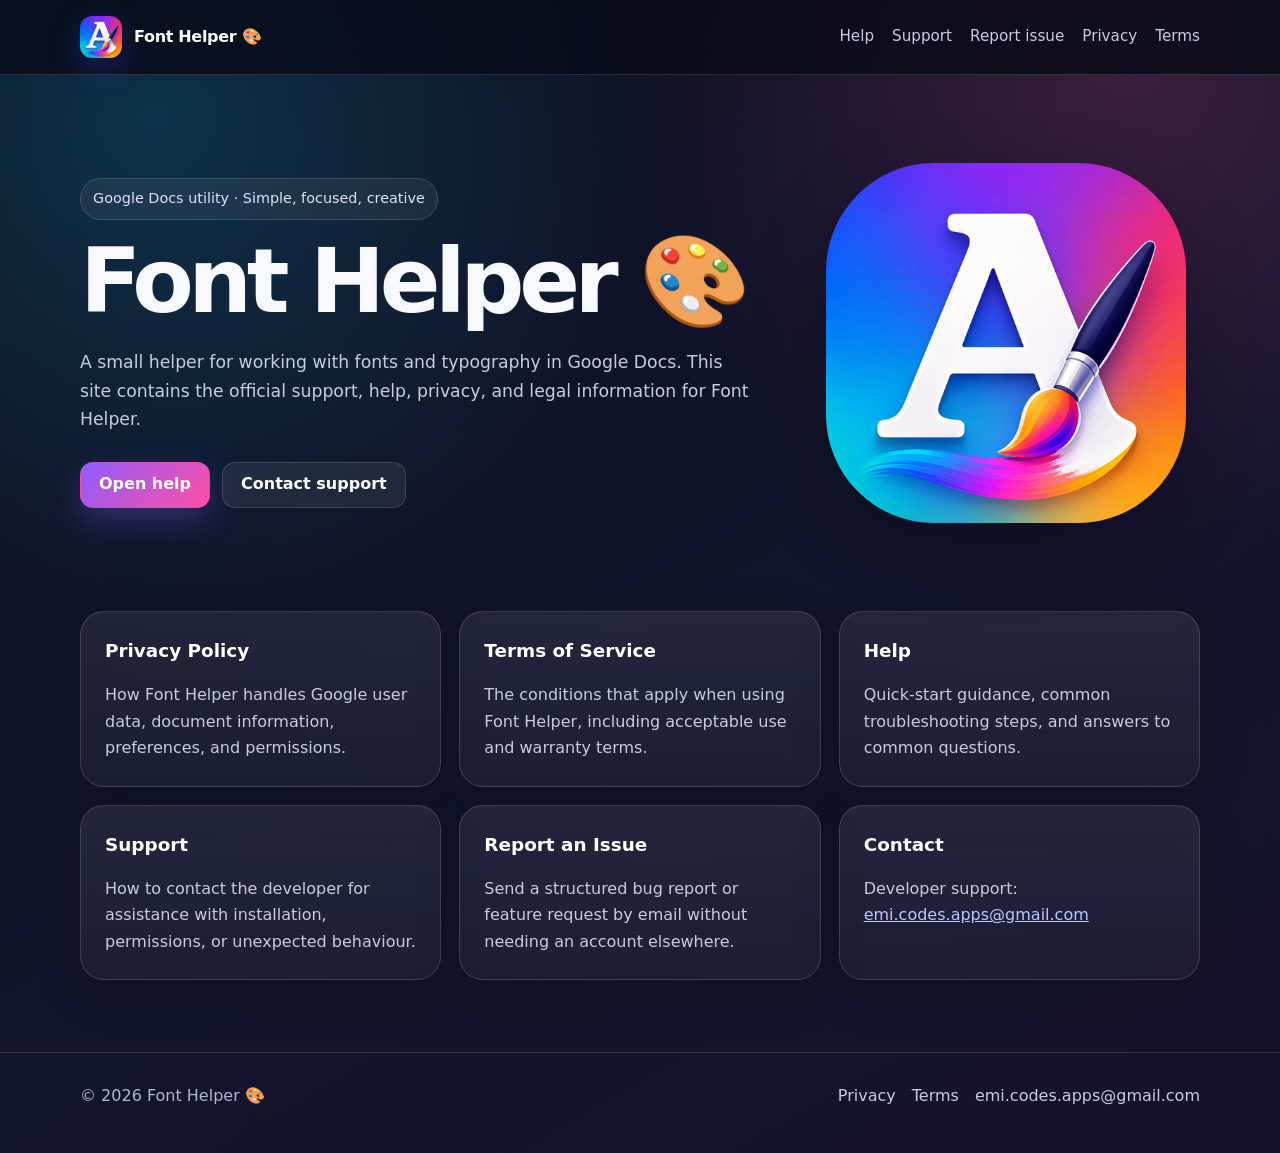
<file: index.html>
<!doctype html>
<html lang="en">
<head>
  <meta charset="utf-8">
  <meta name="viewport" content="width=device-width, initial-scale=1">
  <title>Home · Font Helper 🎨</title>
  <meta name="description" content="Official support and policy site for Font Helper.">
  <meta name="theme-color" content="#12142d">
  <link rel="icon" type="image/png" sizes="32x32" href="assets/font-helper-32.png">
  <link rel="apple-touch-icon" href="assets/font-helper-128.png">
  <link rel="stylesheet" href="styles.css">
</head>
<body>

<header class="site-header">
  <div class="wrap nav">
    <a class="brand" href="index.html">
      <img src="assets/font-helper-48.png" alt="">
      <span>Font Helper 🎨</span>
    </a>
    <nav class="nav-links" aria-label="Primary">
      <a href="help.html">Help</a>
      <a href="support.html">Support</a>
      <a href="report-issue.html">Report issue</a>
      <a href="privacy.html">Privacy</a>
      <a href="terms.html">Terms</a>
    </nav>
  </div>
</header>


<main>
  <section class="wrap hero">
    <div>
      <span class="eyebrow">Google Docs utility · Simple, focused, creative</span>
      <h1>Font Helper 🎨</h1>
      <p>
        A small helper for working with fonts and typography in Google Docs.
        This site contains the official support, help, privacy, and legal information
        for Font Helper.
      </p>
      <div class="actions">
        <a class="button primary" href="help.html">Open help</a>
        <a class="button" href="support.html">Contact support</a>
      </div>
    </div>
    <div class="hero-art">
      <img src="assets/font-helper-logo.png" alt="Font Helper icon">
    </div>
  </section>

  <section class="wrap section">
    <div class="grid">
      <a class="card-link" href="privacy.html"><article class="card">
        <h3>Privacy Policy</h3>
        <p>How Font Helper handles Google user data, document information, preferences, and permissions.</p>
      </article></a>
      <a class="card-link" href="terms.html"><article class="card">
        <h3>Terms of Service</h3>
        <p>The conditions that apply when using Font Helper, including acceptable use and warranty terms.</p>
      </article></a>
      <a class="card-link" href="help.html"><article class="card">
        <h3>Help</h3>
        <p>Quick-start guidance, common troubleshooting steps, and answers to common questions.</p>
      </article></a>
      <a class="card-link" href="support.html"><article class="card">
        <h3>Support</h3>
        <p>How to contact the developer for assistance with installation, permissions, or unexpected behaviour.</p>
      </article></a>
      <a class="card-link" href="report-issue.html"><article class="card">
        <h3>Report an Issue</h3>
        <p>Send a structured bug report or feature request by email without needing an account elsewhere.</p>
      </article></a>
      <article class="card">
        <h3>Contact</h3>
        <p>Developer support: <a href="mailto:emi.codes.apps@gmail.com">emi.codes.apps@gmail.com</a></p>
      </article>
    </div>
  </section>
</main>


<footer class="site-footer">
  <div class="wrap footer-row">
    <div>© <span data-year></span> Font Helper 🎨</div>
    <div class="footer-links">
      <a href="privacy.html">Privacy</a>
      <a href="terms.html">Terms</a>
      <a href="mailto:emi.codes.apps@gmail.com">emi.codes.apps@gmail.com</a>
    </div>
  </div>
</footer>
<script src="script.js"></script>

</body>
</html>
</file>
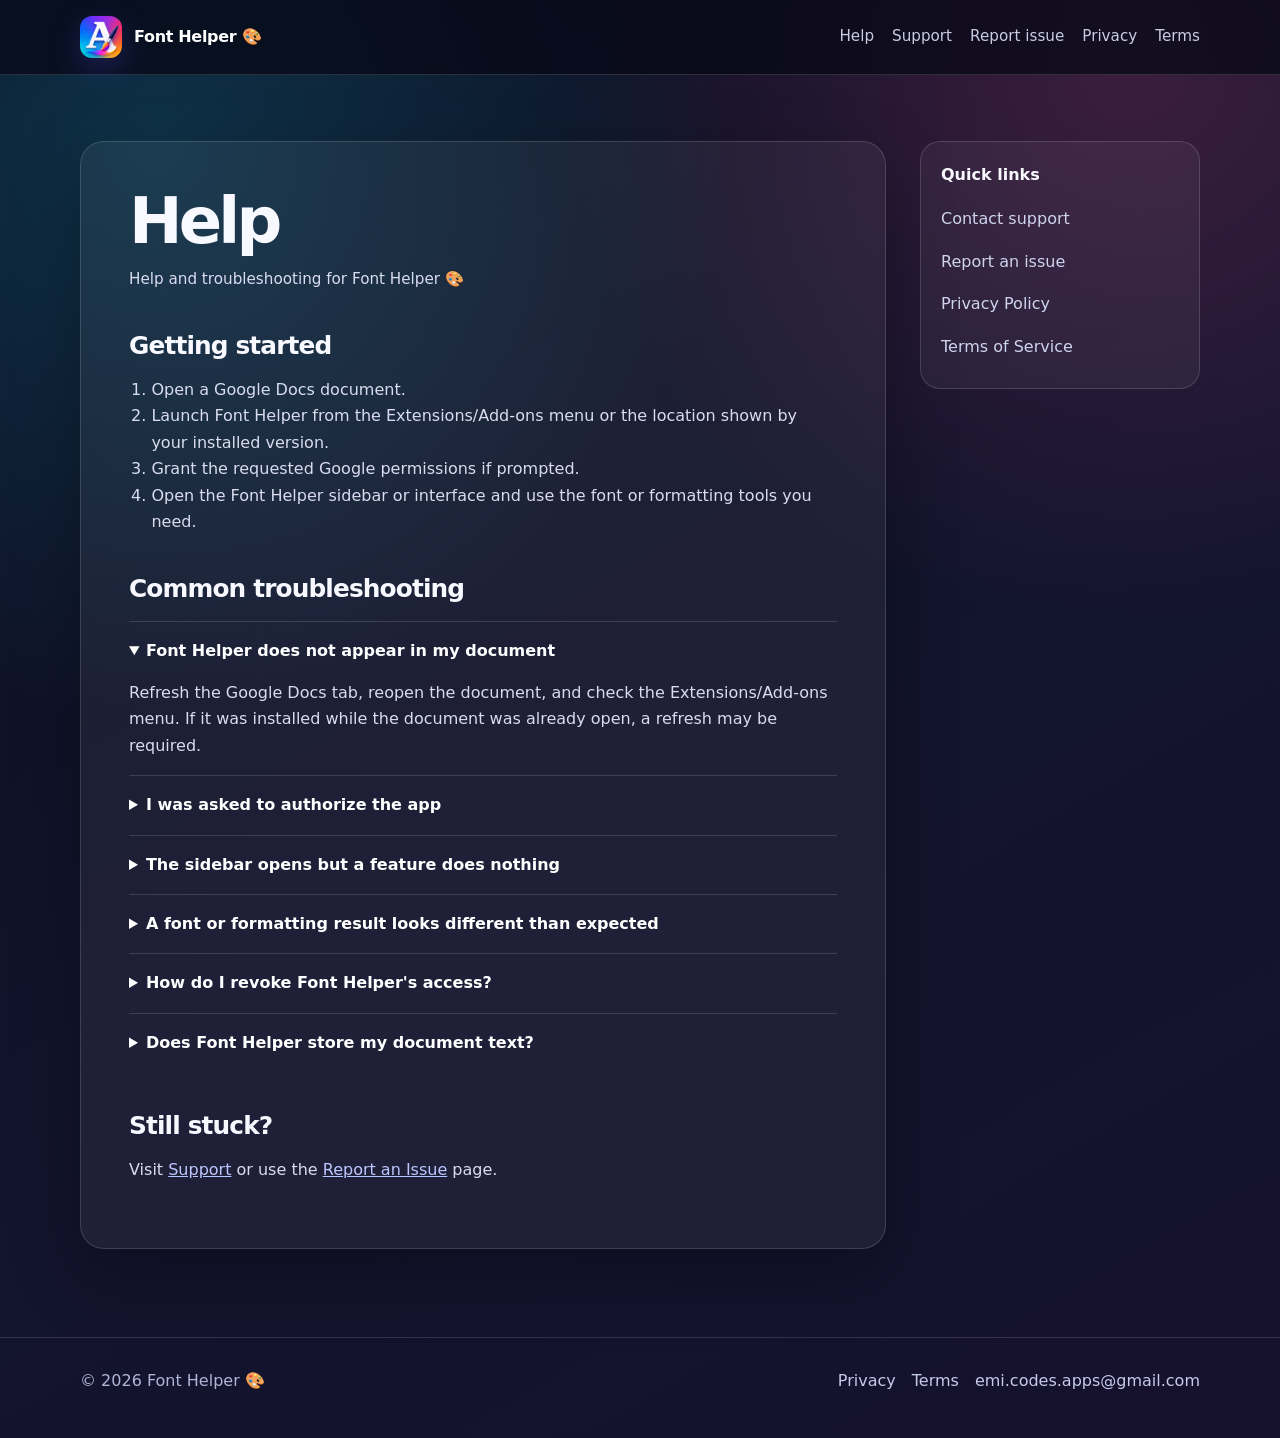
<file: help.html>
<!doctype html>
<html lang="en">
<head>
  <meta charset="utf-8">
  <meta name="viewport" content="width=device-width, initial-scale=1">
  <title>Help · Font Helper 🎨</title>
  <meta name="description" content="Help and troubleshooting for Font Helper.">
  <meta name="theme-color" content="#12142d">
  <link rel="icon" type="image/png" sizes="32x32" href="assets/font-helper-32.png">
  <link rel="apple-touch-icon" href="assets/font-helper-128.png">
  <link rel="stylesheet" href="styles.css">
</head>
<body>

<header class="site-header">
  <div class="wrap nav">
    <a class="brand" href="index.html">
      <img src="assets/font-helper-48.png" alt="">
      <span>Font Helper 🎨</span>
    </a>
    <nav class="nav-links" aria-label="Primary">
      <a href="help.html">Help</a>
      <a href="support.html">Support</a>
      <a href="report-issue.html">Report issue</a>
      <a href="privacy.html">Privacy</a>
      <a href="terms.html">Terms</a>
    </nav>
  </div>
</header>


<main class="wrap page">
  <div class="page-shell">
    <article class="article">
      <h1>Help</h1>
      <p class="meta">Help and troubleshooting for Font Helper 🎨</p>

      <h2>Getting started</h2>
      <ol>
        <li>Open a Google Docs document.</li>
        <li>Launch Font Helper from the Extensions/Add-ons menu or the location shown by your installed version.</li>
        <li>Grant the requested Google permissions if prompted.</li>
        <li>Open the Font Helper sidebar or interface and use the font or formatting tools you need.</li>
      </ol>

      <h2>Common troubleshooting</h2>
      <div class="faq">
        <details open>
          <summary>Font Helper does not appear in my document</summary>
          <p>Refresh the Google Docs tab, reopen the document, and check the Extensions/Add-ons menu. If it was installed while the document was already open, a refresh may be required.</p>
        </details>

        <details>
          <summary>I was asked to authorize the app</summary>
          <p>Google authorization is required for features that interact with your document. Review the requested permissions and continue only if you are comfortable granting them.</p>
        </details>

        <details>
          <summary>The sidebar opens but a feature does nothing</summary>
          <p>Try selecting the relevant text again, refresh the document, and reopen Font Helper. If the issue persists, send an issue report with the exact steps that reproduce it.</p>
        </details>

        <details>
          <summary>A font or formatting result looks different than expected</summary>
          <p>Google Docs can apply inherited paragraph, character, and style formatting. Try the same action on a small test selection and include the starting style and expected result in your report.</p>
        </details>

        <details>
          <summary>How do I revoke Font Helper's access?</summary>
          <p>You can remove the add-on and revoke its access from the third-party connections or security section of your Google Account.</p>
        </details>

        <details>
          <summary>Does Font Helper store my document text?</summary>
          <p>Font Helper is designed to process the document information needed for the requested feature within the Google environment and does not intentionally store document contents on a separate developer-operated server. See the Privacy Policy for details.</p>
        </details>
      </div>

      <h2>Still stuck?</h2>
      <p>
        Visit <a href="support.html">Support</a> or use the
        <a href="report-issue.html">Report an Issue</a> page.
      </p>
    </article>

    <aside class="side">
      <strong>Quick links</strong>
      <a href="support.html">Contact support</a>
      <a href="report-issue.html">Report an issue</a>
      <a href="privacy.html">Privacy Policy</a>
      <a href="terms.html">Terms of Service</a>
    </aside>
  </div>
</main>


<footer class="site-footer">
  <div class="wrap footer-row">
    <div>© <span data-year></span> Font Helper 🎨</div>
    <div class="footer-links">
      <a href="privacy.html">Privacy</a>
      <a href="terms.html">Terms</a>
      <a href="mailto:emi.codes.apps@gmail.com">emi.codes.apps@gmail.com</a>
    </div>
  </div>
</footer>
<script src="script.js"></script>

</body>
</html>
</file>
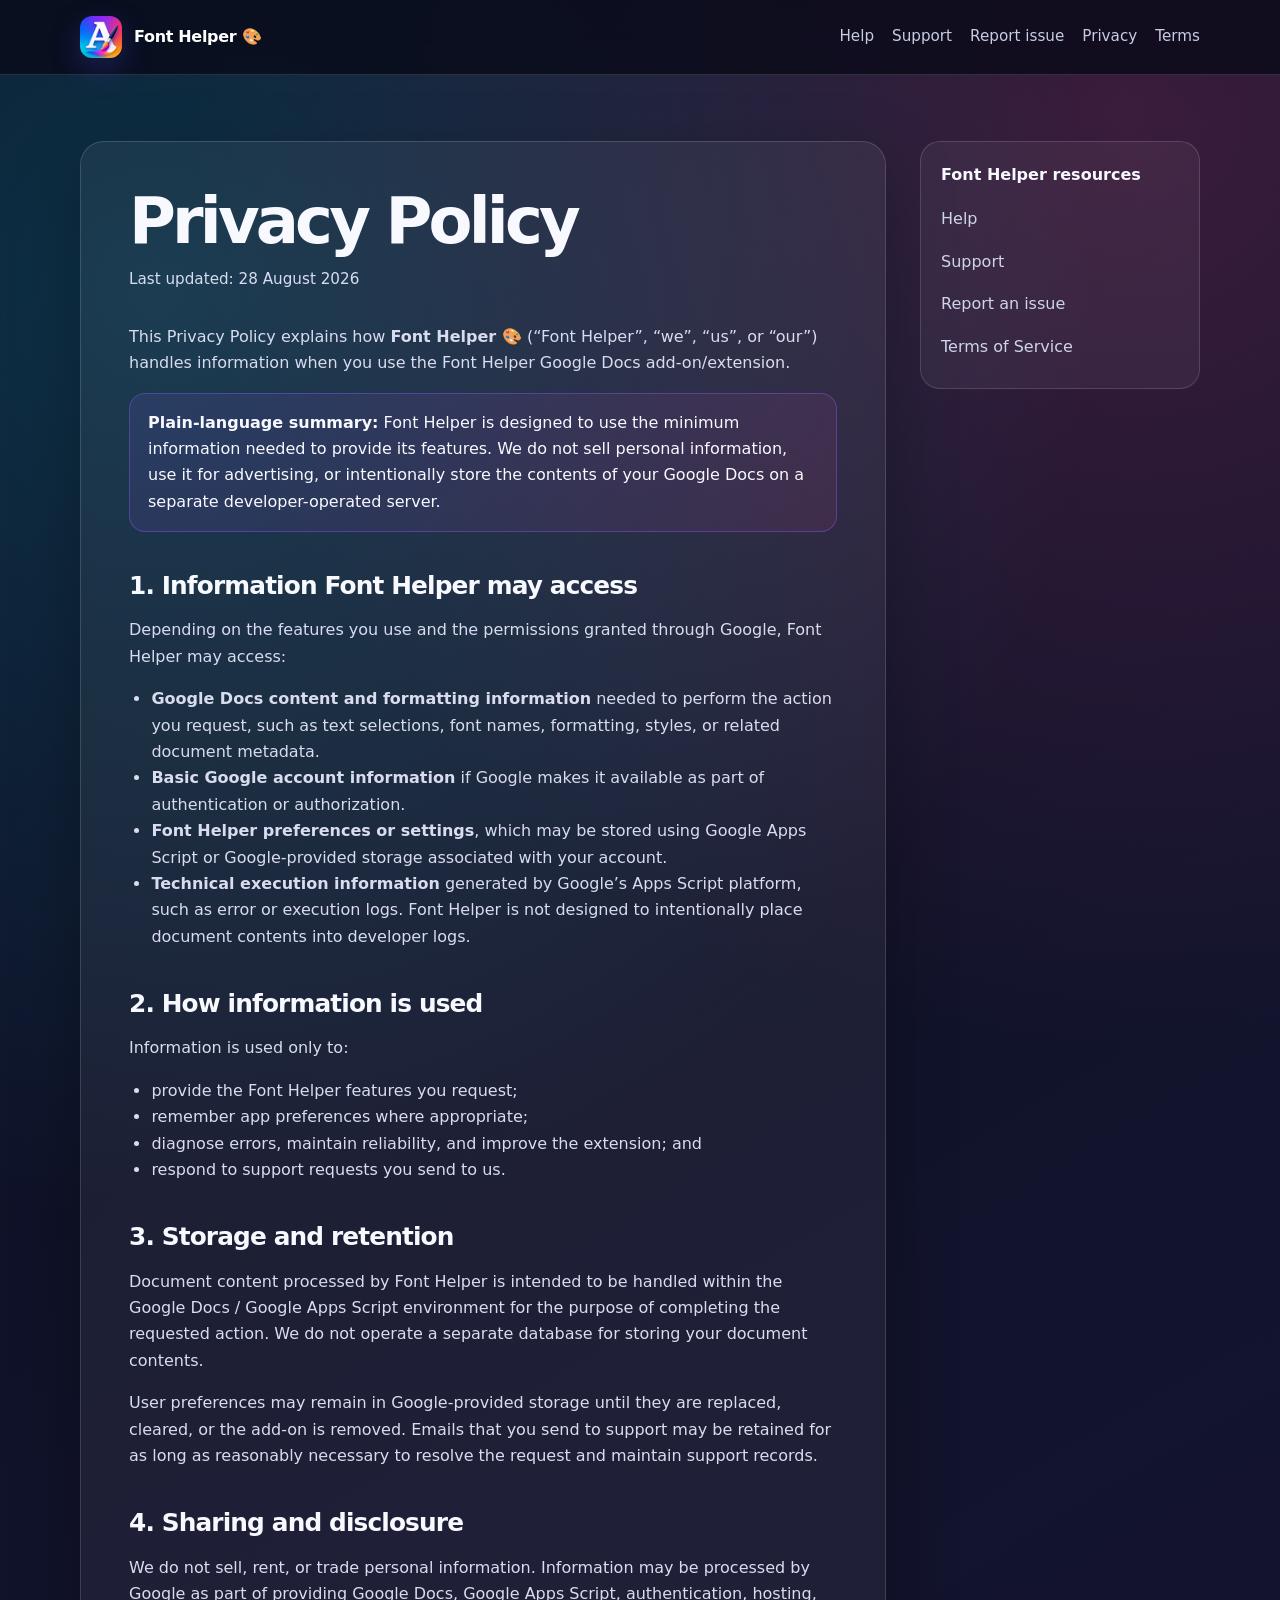
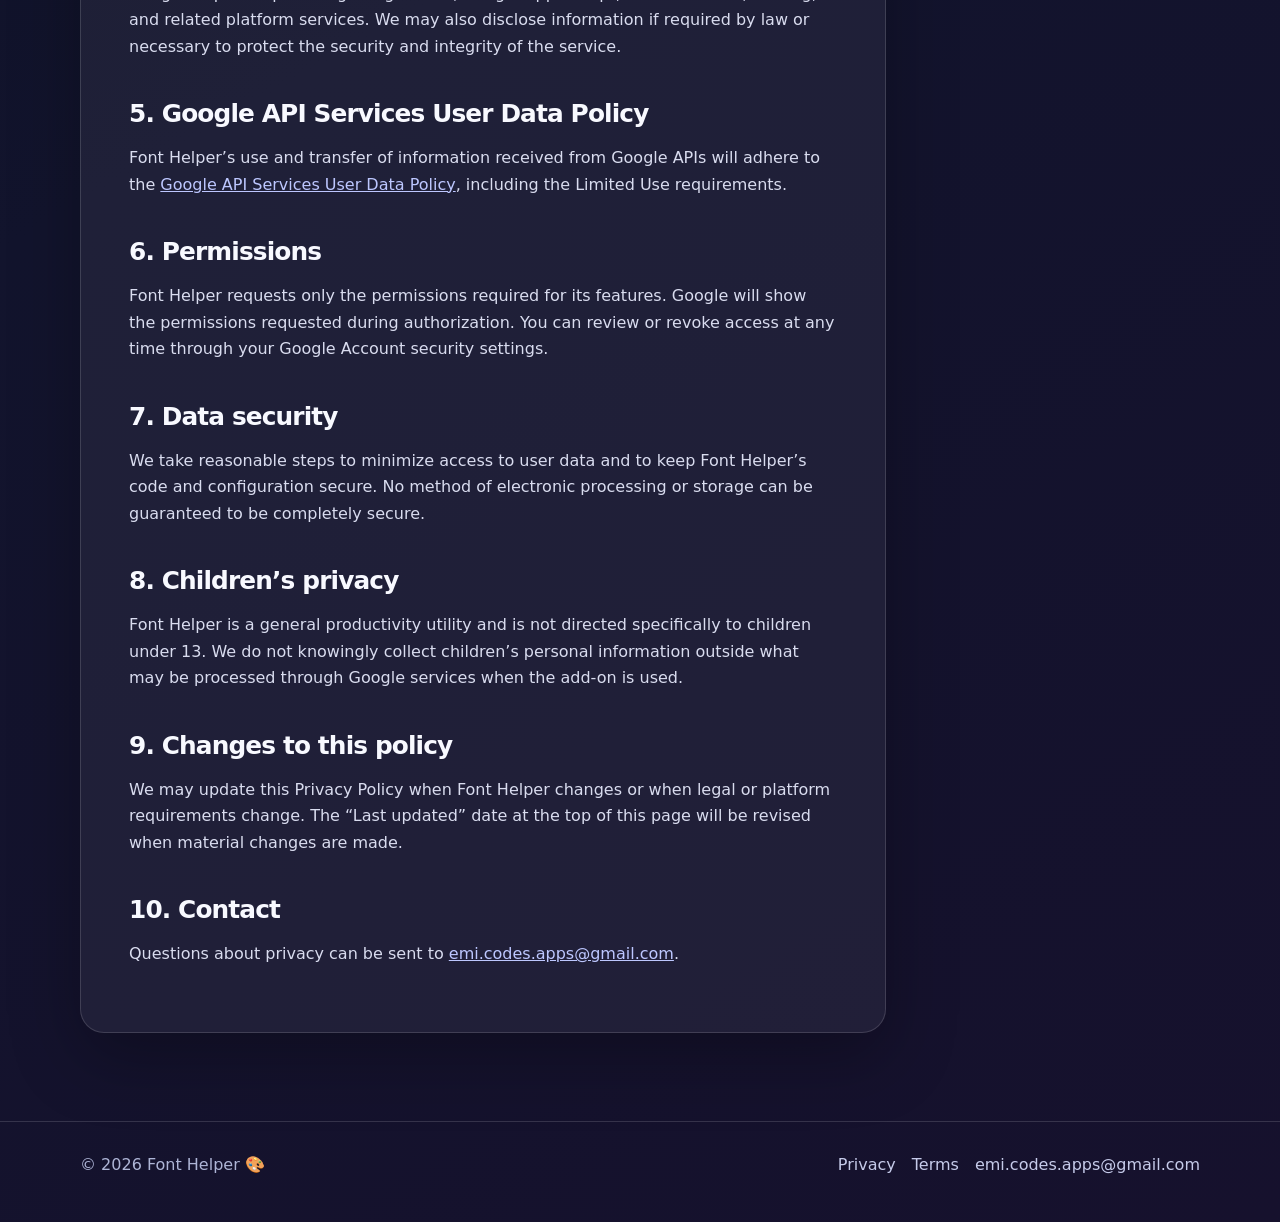
<file: privacy.html>
<!doctype html>
<html lang="en">
<head>
  <meta charset="utf-8">
  <meta name="viewport" content="width=device-width, initial-scale=1">
  <title>Privacy Policy · Font Helper 🎨</title>
  <meta name="description" content="Privacy Policy for the Font Helper Google Docs extension.">
  <meta name="theme-color" content="#12142d">
  <link rel="icon" type="image/png" sizes="32x32" href="assets/font-helper-32.png">
  <link rel="apple-touch-icon" href="assets/font-helper-128.png">
  <link rel="stylesheet" href="styles.css">
</head>
<body>

<header class="site-header">
  <div class="wrap nav">
    <a class="brand" href="index.html">
      <img src="assets/font-helper-48.png" alt="">
      <span>Font Helper 🎨</span>
    </a>
    <nav class="nav-links" aria-label="Primary">
      <a href="help.html">Help</a>
      <a href="support.html">Support</a>
      <a href="report-issue.html">Report issue</a>
      <a href="privacy.html">Privacy</a>
      <a href="terms.html">Terms</a>
    </nav>
  </div>
</header>


<main class="wrap page">
  <div class="page-shell">
    <article class="article">
      <h1>Privacy Policy</h1>
      <p class="meta">Last updated: 28 August 2026</p>

      <p>
        This Privacy Policy explains how <strong>Font Helper 🎨</strong> (“Font Helper”, “we”, “us”, or “our”)
        handles information when you use the Font Helper Google Docs add-on/extension.
      </p>

      <div class="notice">
        <strong>Plain-language summary:</strong> Font Helper is designed to use the minimum information needed
        to provide its features. We do not sell personal information, use it for advertising, or intentionally
        store the contents of your Google Docs on a separate developer-operated server.
      </div>

      <h2>1. Information Font Helper may access</h2>
      <p>Depending on the features you use and the permissions granted through Google, Font Helper may access:</p>
      <ul>
        <li><strong>Google Docs content and formatting information</strong> needed to perform the action you request, such as text selections, font names, formatting, styles, or related document metadata.</li>
        <li><strong>Basic Google account information</strong> if Google makes it available as part of authentication or authorization.</li>
        <li><strong>Font Helper preferences or settings</strong>, which may be stored using Google Apps Script or Google-provided storage associated with your account.</li>
        <li><strong>Technical execution information</strong> generated by Google’s Apps Script platform, such as error or execution logs. Font Helper is not designed to intentionally place document contents into developer logs.</li>
      </ul>

      <h2>2. How information is used</h2>
      <p>Information is used only to:</p>
      <ul>
        <li>provide the Font Helper features you request;</li>
        <li>remember app preferences where appropriate;</li>
        <li>diagnose errors, maintain reliability, and improve the extension; and</li>
        <li>respond to support requests you send to us.</li>
      </ul>

      <h2>3. Storage and retention</h2>
      <p>
        Document content processed by Font Helper is intended to be handled within the Google Docs / Google Apps Script
        environment for the purpose of completing the requested action. We do not operate a separate database for storing
        your document contents.
      </p>
      <p>
        User preferences may remain in Google-provided storage until they are replaced, cleared, or the add-on is removed.
        Emails that you send to support may be retained for as long as reasonably necessary to resolve the request and maintain
        support records.
      </p>

      <h2>4. Sharing and disclosure</h2>
      <p>
        We do not sell, rent, or trade personal information. Information may be processed by Google as part of providing
        Google Docs, Google Apps Script, authentication, hosting, and related platform services. We may also disclose
        information if required by law or necessary to protect the security and integrity of the service.
      </p>

      <h2>5. Google API Services User Data Policy</h2>
      <p>
        Font Helper’s use and transfer of information received from Google APIs will adhere to the
        <a href="https://developers.google.com/terms/api-services-user-data-policy">Google API Services User Data Policy</a>,
        including the Limited Use requirements.
      </p>

      <h2>6. Permissions</h2>
      <p>
        Font Helper requests only the permissions required for its features. Google will show the permissions requested
        during authorization. You can review or revoke access at any time through your Google Account security settings.
      </p>

      <h2>7. Data security</h2>
      <p>
        We take reasonable steps to minimize access to user data and to keep Font Helper’s code and configuration secure.
        No method of electronic processing or storage can be guaranteed to be completely secure.
      </p>

      <h2>8. Children’s privacy</h2>
      <p>
        Font Helper is a general productivity utility and is not directed specifically to children under 13.
        We do not knowingly collect children’s personal information outside what may be processed through Google services
        when the add-on is used.
      </p>

      <h2>9. Changes to this policy</h2>
      <p>
        We may update this Privacy Policy when Font Helper changes or when legal or platform requirements change.
        The “Last updated” date at the top of this page will be revised when material changes are made.
      </p>

      <h2>10. Contact</h2>
      <p>
        Questions about privacy can be sent to
        <a href="mailto:emi.codes.apps@gmail.com?subject=Font%20Helper%20Privacy">emi.codes.apps@gmail.com</a>.
      </p>
    </article>

    <aside class="side">
      <strong>Font Helper resources</strong>
      <a href="help.html">Help</a>
      <a href="support.html">Support</a>
      <a href="report-issue.html">Report an issue</a>
      <a href="terms.html">Terms of Service</a>
    </aside>
  </div>
</main>


<footer class="site-footer">
  <div class="wrap footer-row">
    <div>© <span data-year></span> Font Helper 🎨</div>
    <div class="footer-links">
      <a href="privacy.html">Privacy</a>
      <a href="terms.html">Terms</a>
      <a href="mailto:emi.codes.apps@gmail.com">emi.codes.apps@gmail.com</a>
    </div>
  </div>
</footer>
<script src="script.js"></script>

</body>
</html>
</file>
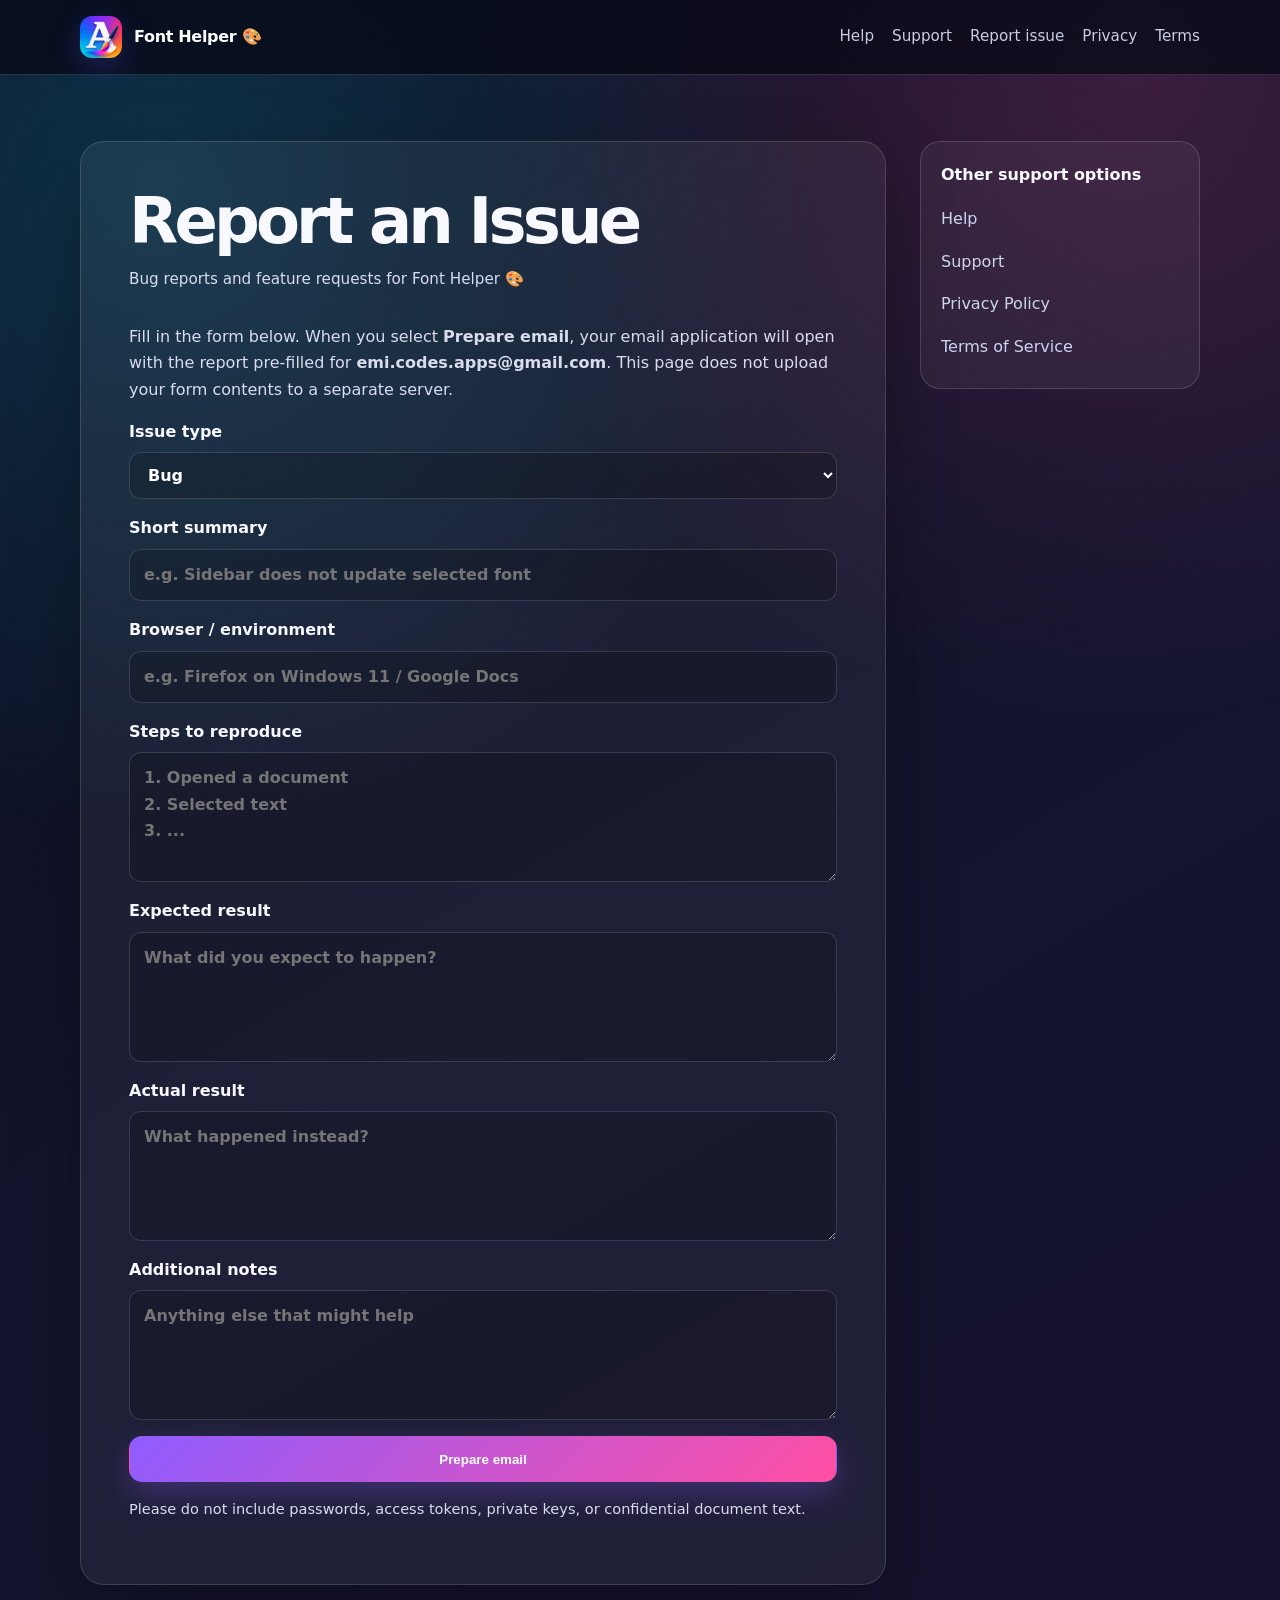
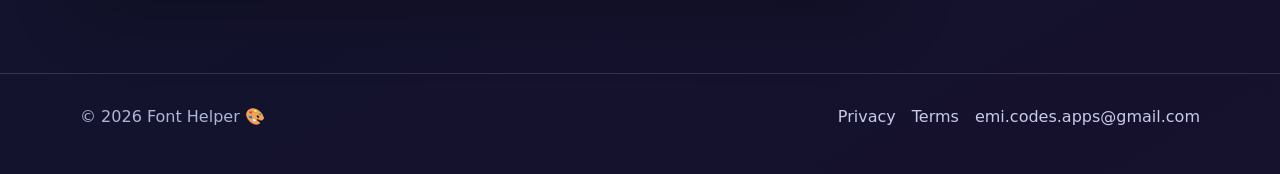
<file: report-issue.html>
<!doctype html>
<html lang="en">
<head>
  <meta charset="utf-8">
  <meta name="viewport" content="width=device-width, initial-scale=1">
  <title>Report an Issue · Font Helper 🎨</title>
  <meta name="description" content="Report a bug or request a feature for Font Helper.">
  <meta name="theme-color" content="#12142d">
  <link rel="icon" type="image/png" sizes="32x32" href="assets/font-helper-32.png">
  <link rel="apple-touch-icon" href="assets/font-helper-128.png">
  <link rel="stylesheet" href="styles.css">
</head>
<body>

<header class="site-header">
  <div class="wrap nav">
    <a class="brand" href="index.html">
      <img src="assets/font-helper-48.png" alt="">
      <span>Font Helper 🎨</span>
    </a>
    <nav class="nav-links" aria-label="Primary">
      <a href="help.html">Help</a>
      <a href="support.html">Support</a>
      <a href="report-issue.html">Report issue</a>
      <a href="privacy.html">Privacy</a>
      <a href="terms.html">Terms</a>
    </nav>
  </div>
</header>


<main class="wrap page">
  <div class="page-shell">
    <article class="article">
      <h1>Report an Issue</h1>
      <p class="meta">Bug reports and feature requests for Font Helper 🎨</p>

      <p>
        Fill in the form below. When you select <strong>Prepare email</strong>, your email application will open
        with the report pre-filled for <strong>emi.codes.apps@gmail.com</strong>. This page does not upload your
        form contents to a separate server.
      </p>

      <form id="issue-form" class="form-grid">
        <label>
          Issue type
          <select name="type">
            <option>Bug</option>
            <option>Feature request</option>
            <option>Installation / authorization</option>
            <option>Compatibility</option>
            <option>Other</option>
          </select>
        </label>

        <label>
          Short summary
          <input name="summary" required placeholder="e.g. Sidebar does not update selected font">
        </label>

        <label>
          Browser / environment
          <input name="environment" placeholder="e.g. Firefox on Windows 11 / Google Docs">
        </label>

        <label>
          Steps to reproduce
          <textarea name="steps" required placeholder="1. Opened a document&#10;2. Selected text&#10;3. ..."></textarea>
        </label>

        <label>
          Expected result
          <textarea name="expected" placeholder="What did you expect to happen?"></textarea>
        </label>

        <label>
          Actual result
          <textarea name="actual" required placeholder="What happened instead?"></textarea>
        </label>

        <label>
          Additional notes
          <textarea name="notes" placeholder="Anything else that might help"></textarea>
        </label>

        <button class="button primary" type="submit">Prepare email</button>
      </form>

      <p class="small">
        Please do not include passwords, access tokens, private keys, or confidential document text.
      </p>
    </article>

    <aside class="side">
      <strong>Other support options</strong>
      <a href="help.html">Help</a>
      <a href="support.html">Support</a>
      <a href="privacy.html">Privacy Policy</a>
      <a href="terms.html">Terms of Service</a>
    </aside>
  </div>
</main>


<footer class="site-footer">
  <div class="wrap footer-row">
    <div>© <span data-year></span> Font Helper 🎨</div>
    <div class="footer-links">
      <a href="privacy.html">Privacy</a>
      <a href="terms.html">Terms</a>
      <a href="mailto:emi.codes.apps@gmail.com">emi.codes.apps@gmail.com</a>
    </div>
  </div>
</footer>
<script src="script.js"></script>

</body>
</html>
</file>
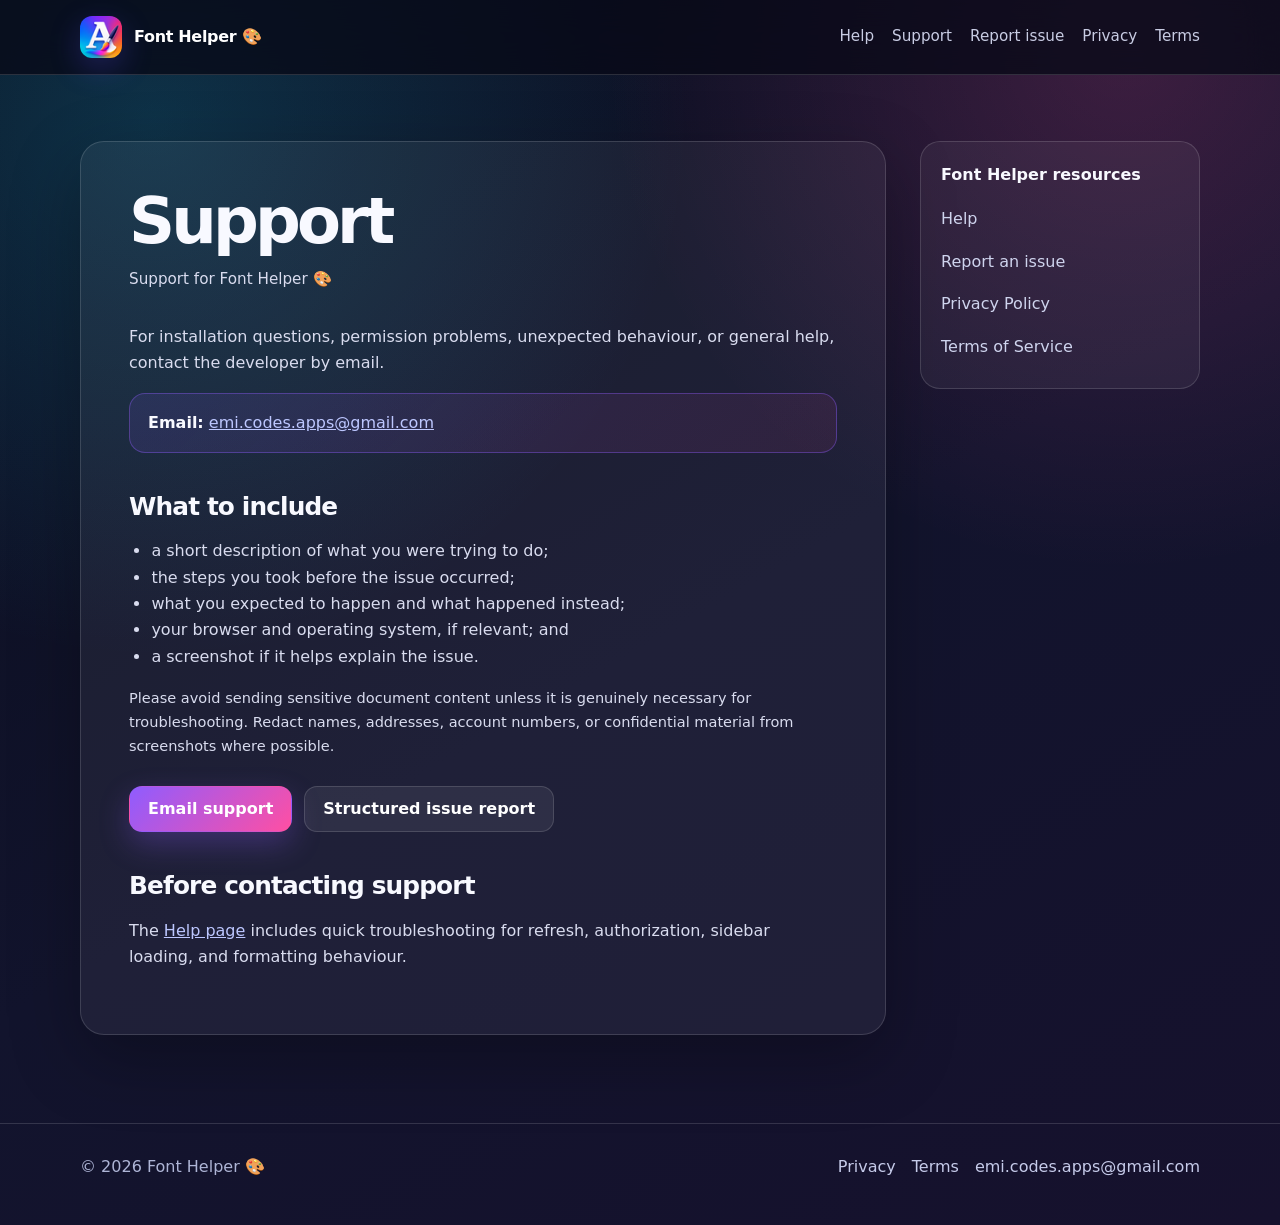
<file: support.html>
<!doctype html>
<html lang="en">
<head>
  <meta charset="utf-8">
  <meta name="viewport" content="width=device-width, initial-scale=1">
  <title>Support · Font Helper 🎨</title>
  <meta name="description" content="Support contact information for Font Helper.">
  <meta name="theme-color" content="#12142d">
  <link rel="icon" type="image/png" sizes="32x32" href="assets/font-helper-32.png">
  <link rel="apple-touch-icon" href="assets/font-helper-128.png">
  <link rel="stylesheet" href="styles.css">
</head>
<body>

<header class="site-header">
  <div class="wrap nav">
    <a class="brand" href="index.html">
      <img src="assets/font-helper-48.png" alt="">
      <span>Font Helper 🎨</span>
    </a>
    <nav class="nav-links" aria-label="Primary">
      <a href="help.html">Help</a>
      <a href="support.html">Support</a>
      <a href="report-issue.html">Report issue</a>
      <a href="privacy.html">Privacy</a>
      <a href="terms.html">Terms</a>
    </nav>
  </div>
</header>


<main class="wrap page">
  <div class="page-shell">
    <article class="article">
      <h1>Support</h1>
      <p class="meta">Support for Font Helper 🎨</p>

      <p>
        For installation questions, permission problems, unexpected behaviour, or general help,
        contact the developer by email.
      </p>

      <div class="notice">
        <strong>Email:</strong>
        <a href="mailto:emi.codes.apps@gmail.com?subject=Font%20Helper%20Support">emi.codes.apps@gmail.com</a>
      </div>

      <h2>What to include</h2>
      <ul>
        <li>a short description of what you were trying to do;</li>
        <li>the steps you took before the issue occurred;</li>
        <li>what you expected to happen and what happened instead;</li>
        <li>your browser and operating system, if relevant; and</li>
        <li>a screenshot if it helps explain the issue.</li>
      </ul>

      <p class="small">
        Please avoid sending sensitive document content unless it is genuinely necessary for troubleshooting.
        Redact names, addresses, account numbers, or confidential material from screenshots where possible.
      </p>

      <div class="actions">
        <a class="button primary" href="mailto:emi.codes.apps@gmail.com?subject=Font%20Helper%20Support">Email support</a>
        <a class="button" href="report-issue.html">Structured issue report</a>
      </div>

      <h2>Before contacting support</h2>
      <p>
        The <a href="help.html">Help page</a> includes quick troubleshooting for refresh, authorization,
        sidebar loading, and formatting behaviour.
      </p>
    </article>

    <aside class="side">
      <strong>Font Helper resources</strong>
      <a href="help.html">Help</a>
      <a href="report-issue.html">Report an issue</a>
      <a href="privacy.html">Privacy Policy</a>
      <a href="terms.html">Terms of Service</a>
    </aside>
  </div>
</main>


<footer class="site-footer">
  <div class="wrap footer-row">
    <div>© <span data-year></span> Font Helper 🎨</div>
    <div class="footer-links">
      <a href="privacy.html">Privacy</a>
      <a href="terms.html">Terms</a>
      <a href="mailto:emi.codes.apps@gmail.com">emi.codes.apps@gmail.com</a>
    </div>
  </div>
</footer>
<script src="script.js"></script>

</body>
</html>
</file>
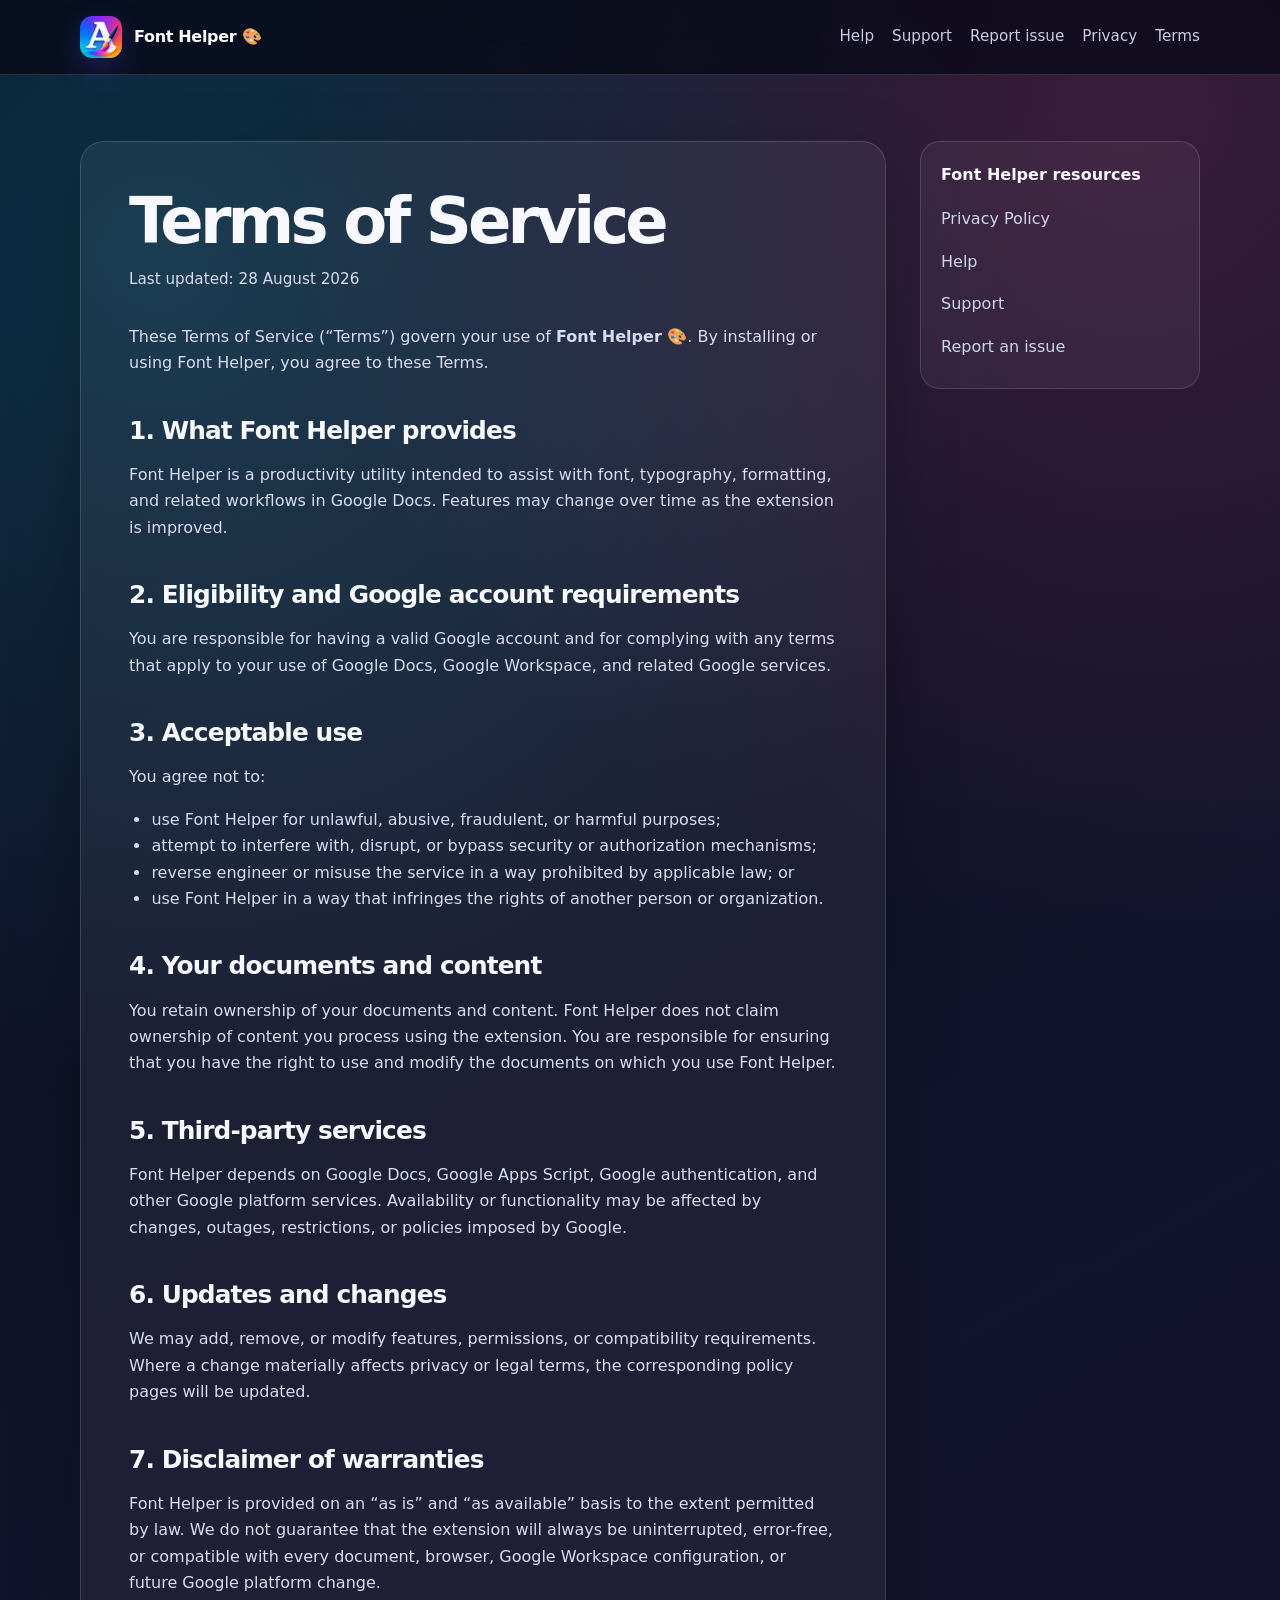
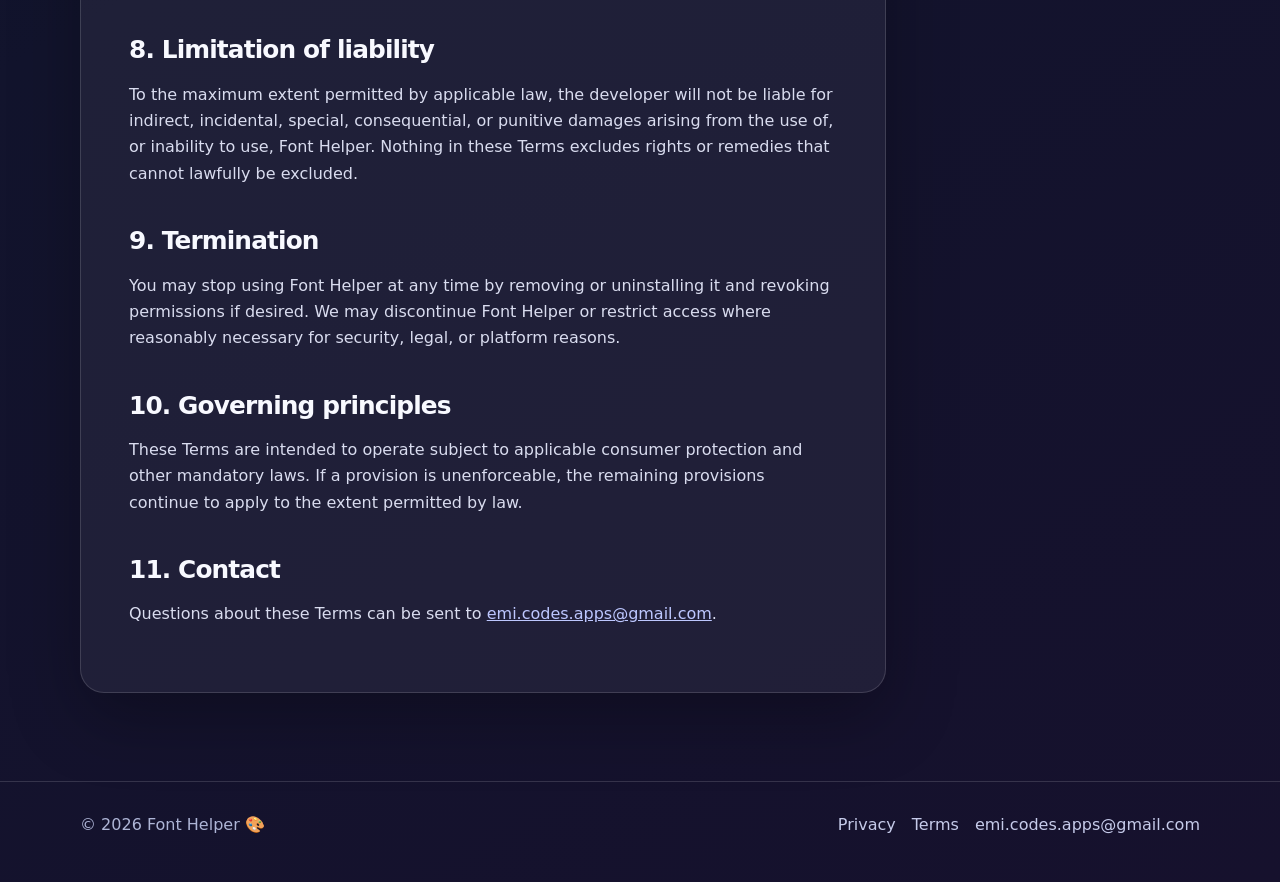
<file: terms.html>
<!doctype html>
<html lang="en">
<head>
  <meta charset="utf-8">
  <meta name="viewport" content="width=device-width, initial-scale=1">
  <title>Terms of Service · Font Helper 🎨</title>
  <meta name="description" content="Terms of Service for the Font Helper Google Docs extension.">
  <meta name="theme-color" content="#12142d">
  <link rel="icon" type="image/png" sizes="32x32" href="assets/font-helper-32.png">
  <link rel="apple-touch-icon" href="assets/font-helper-128.png">
  <link rel="stylesheet" href="styles.css">
</head>
<body>

<header class="site-header">
  <div class="wrap nav">
    <a class="brand" href="index.html">
      <img src="assets/font-helper-48.png" alt="">
      <span>Font Helper 🎨</span>
    </a>
    <nav class="nav-links" aria-label="Primary">
      <a href="help.html">Help</a>
      <a href="support.html">Support</a>
      <a href="report-issue.html">Report issue</a>
      <a href="privacy.html">Privacy</a>
      <a href="terms.html">Terms</a>
    </nav>
  </div>
</header>


<main class="wrap page">
  <div class="page-shell">
    <article class="article">
      <h1>Terms of Service</h1>
      <p class="meta">Last updated: 28 August 2026</p>

      <p>
        These Terms of Service (“Terms”) govern your use of <strong>Font Helper 🎨</strong>.
        By installing or using Font Helper, you agree to these Terms.
      </p>

      <h2>1. What Font Helper provides</h2>
      <p>
        Font Helper is a productivity utility intended to assist with font, typography, formatting, and related workflows
        in Google Docs. Features may change over time as the extension is improved.
      </p>

      <h2>2. Eligibility and Google account requirements</h2>
      <p>
        You are responsible for having a valid Google account and for complying with any terms that apply to your use of
        Google Docs, Google Workspace, and related Google services.
      </p>

      <h2>3. Acceptable use</h2>
      <p>You agree not to:</p>
      <ul>
        <li>use Font Helper for unlawful, abusive, fraudulent, or harmful purposes;</li>
        <li>attempt to interfere with, disrupt, or bypass security or authorization mechanisms;</li>
        <li>reverse engineer or misuse the service in a way prohibited by applicable law; or</li>
        <li>use Font Helper in a way that infringes the rights of another person or organization.</li>
      </ul>

      <h2>4. Your documents and content</h2>
      <p>
        You retain ownership of your documents and content. Font Helper does not claim ownership of content you process
        using the extension. You are responsible for ensuring that you have the right to use and modify the documents on
        which you use Font Helper.
      </p>

      <h2>5. Third-party services</h2>
      <p>
        Font Helper depends on Google Docs, Google Apps Script, Google authentication, and other Google platform services.
        Availability or functionality may be affected by changes, outages, restrictions, or policies imposed by Google.
      </p>

      <h2>6. Updates and changes</h2>
      <p>
        We may add, remove, or modify features, permissions, or compatibility requirements. Where a change materially affects
        privacy or legal terms, the corresponding policy pages will be updated.
      </p>

      <h2>7. Disclaimer of warranties</h2>
      <p>
        Font Helper is provided on an “as is” and “as available” basis to the extent permitted by law. We do not guarantee
        that the extension will always be uninterrupted, error-free, or compatible with every document, browser, Google Workspace
        configuration, or future Google platform change.
      </p>

      <h2>8. Limitation of liability</h2>
      <p>
        To the maximum extent permitted by applicable law, the developer will not be liable for indirect, incidental,
        special, consequential, or punitive damages arising from the use of, or inability to use, Font Helper.
        Nothing in these Terms excludes rights or remedies that cannot lawfully be excluded.
      </p>

      <h2>9. Termination</h2>
      <p>
        You may stop using Font Helper at any time by removing or uninstalling it and revoking permissions if desired.
        We may discontinue Font Helper or restrict access where reasonably necessary for security, legal, or platform reasons.
      </p>

      <h2>10. Governing principles</h2>
      <p>
        These Terms are intended to operate subject to applicable consumer protection and other mandatory laws.
        If a provision is unenforceable, the remaining provisions continue to apply to the extent permitted by law.
      </p>

      <h2>11. Contact</h2>
      <p>
        Questions about these Terms can be sent to
        <a href="mailto:emi.codes.apps@gmail.com?subject=Font%20Helper%20Terms">emi.codes.apps@gmail.com</a>.
      </p>
    </article>

    <aside class="side">
      <strong>Font Helper resources</strong>
      <a href="privacy.html">Privacy Policy</a>
      <a href="help.html">Help</a>
      <a href="support.html">Support</a>
      <a href="report-issue.html">Report an issue</a>
    </aside>
  </div>
</main>


<footer class="site-footer">
  <div class="wrap footer-row">
    <div>© <span data-year></span> Font Helper 🎨</div>
    <div class="footer-links">
      <a href="privacy.html">Privacy</a>
      <a href="terms.html">Terms</a>
      <a href="mailto:emi.codes.apps@gmail.com">emi.codes.apps@gmail.com</a>
    </div>
  </div>
</footer>
<script src="script.js"></script>

</body>
</html>
</file>
<file: styles.css>
:root {
  --bg: #0c1023;
  --panel: rgba(255,255,255,.08);
  --panel-strong: rgba(255,255,255,.12);
  --text: #f8f9ff;
  --muted: #c8cce3;
  --line: rgba(255,255,255,.14);
  --accent: #8f5cff;
  --accent2: #ff4fa3;
  --accent3: #19c7ef;
  --shadow: 0 24px 70px rgba(0,0,0,.28);
  --radius: 24px;
}

* { box-sizing: border-box; }

html { scroll-behavior: smooth; }

body {
  margin: 0;
  font-family: Inter, ui-sans-serif, system-ui, -apple-system, BlinkMacSystemFont, "Segoe UI", sans-serif;
  color: var(--text);
  background:
    radial-gradient(circle at 12% 10%, rgba(25,199,239,.19), transparent 34%),
    radial-gradient(circle at 88% 4%, rgba(255,79,163,.19), transparent 32%),
    linear-gradient(150deg, #0a0e1e 0%, #12142d 52%, #16112d 100%);
  min-height: 100vh;
  line-height: 1.65;
}

a { color: #bdc7ff; }
a:hover { color: #fff; }

.wrap {
  width: min(1120px, calc(100% - 36px));
  margin: 0 auto;
}

.site-header {
  position: sticky;
  top: 0;
  z-index: 20;
  backdrop-filter: blur(18px);
  background: rgba(8, 10, 24, .78);
  border-bottom: 1px solid var(--line);
}

.nav {
  min-height: 74px;
  display: flex;
  align-items: center;
  justify-content: space-between;
  gap: 24px;
}

.brand {
  display: inline-flex;
  align-items: center;
  gap: 12px;
  color: #fff;
  text-decoration: none;
  font-weight: 800;
  letter-spacing: -.02em;
}

.brand img {
  width: 42px;
  height: 42px;
  border-radius: 12px;
  box-shadow: 0 10px 30px rgba(92, 74, 255, .25);
}

.nav-links {
  display: flex;
  gap: 18px;
  flex-wrap: wrap;
  justify-content: flex-end;
}

.nav-links a {
  color: var(--muted);
  text-decoration: none;
  font-size: .95rem;
}
.nav-links a:hover { color: #fff; }

.hero {
  padding: 88px 0 54px;
  display: grid;
  grid-template-columns: 1.4fr .8fr;
  align-items: center;
  gap: 54px;
}

.eyebrow {
  display: inline-flex;
  align-items: center;
  gap: 8px;
  border: 1px solid var(--line);
  background: rgba(255,255,255,.06);
  padding: 8px 12px;
  border-radius: 999px;
  color: #dee2ff;
  font-size: .9rem;
}

h1 {
  font-size: clamp(2.6rem, 7vw, 5.8rem);
  line-height: .98;
  letter-spacing: -.06em;
  margin: 18px 0 22px;
}

h2 {
  font-size: clamp(1.8rem, 4vw, 2.6rem);
  letter-spacing: -.035em;
  line-height: 1.1;
  margin: 0 0 18px;
}

h3 {
  margin: 0 0 10px;
  font-size: 1.15rem;
}

.hero p {
  max-width: 700px;
  color: var(--muted);
  font-size: 1.08rem;
}

.hero-art {
  display: flex;
  justify-content: center;
}

.hero-art img {
  width: min(100%, 360px);
  border-radius: 30%;
  box-shadow: var(--shadow);
}

.actions {
  display: flex;
  flex-wrap: wrap;
  gap: 12px;
  margin-top: 28px;
}

.button {
  display: inline-flex;
  align-items: center;
  justify-content: center;
  min-height: 46px;
  padding: 0 18px;
  border-radius: 13px;
  border: 1px solid var(--line);
  color: #fff;
  text-decoration: none;
  font-weight: 700;
  background: rgba(255,255,255,.07);
}

.button.primary {
  background: linear-gradient(135deg, var(--accent), var(--accent2));
  border-color: transparent;
  box-shadow: 0 12px 30px rgba(143,92,255,.28);
}

.button:hover { transform: translateY(-1px); }

.section { padding: 34px 0 72px; }

.grid {
  display: grid;
  grid-template-columns: repeat(3, 1fr);
  gap: 18px;
}

.card {
  border: 1px solid var(--line);
  background: linear-gradient(180deg, rgba(255,255,255,.08), rgba(255,255,255,.045));
  border-radius: var(--radius);
  padding: 24px;
  box-shadow: 0 14px 50px rgba(0,0,0,.12);
}

.card p { color: var(--muted); margin-bottom: 0; }

.card-link {
  color: #fff;
  text-decoration: none;
}
.card-link:hover .card { background: var(--panel-strong); }

.page {
  padding: 66px 0 88px;
}

.page-shell {
  display: grid;
  grid-template-columns: minmax(0, 1fr) 280px;
  gap: 34px;
  align-items: start;
}

.article {
  border: 1px solid var(--line);
  background: rgba(255,255,255,.055);
  border-radius: var(--radius);
  padding: clamp(24px, 5vw, 48px);
  box-shadow: var(--shadow);
}

.article h1 {
  font-size: clamp(2.2rem, 5vw, 4.2rem);
  margin-top: 0;
}

.article h2 {
  margin-top: 40px;
  font-size: 1.55rem;
}

.article h3 { margin-top: 28px; }
.article p, .article li { color: #d9dcef; }
.article ul, .article ol { padding-left: 1.4rem; }
.article code {
  background: rgba(255,255,255,.09);
  padding: 2px 6px;
  border-radius: 7px;
}

.meta {
  color: #aeb5d6;
  margin: -8px 0 32px;
  font-size: .95rem;
}

.side {
  position: sticky;
  top: 100px;
  border: 1px solid var(--line);
  background: rgba(255,255,255,.05);
  border-radius: 20px;
  padding: 20px;
}

.side strong { display: block; margin-bottom: 10px; }
.side a {
  display: block;
  padding: 8px 0;
  color: #cfd4ee;
  text-decoration: none;
}
.side a:hover { color: #fff; }

.notice {
  border: 1px solid rgba(143,92,255,.38);
  background: linear-gradient(135deg, rgba(143,92,255,.12), rgba(255,79,163,.08));
  border-radius: 16px;
  padding: 16px 18px;
}

.faq details {
  border-top: 1px solid var(--line);
  padding: 16px 0;
}
.faq summary {
  cursor: pointer;
  font-weight: 750;
  color: #fff;
}
.faq details p { margin-bottom: 0; }

.form-grid {
  display: grid;
  gap: 16px;
}

label {
  display: grid;
  gap: 7px;
  font-weight: 700;
}

input, select, textarea {
  width: 100%;
  border: 1px solid var(--line);
  background: rgba(0,0,0,.17);
  color: #fff;
  border-radius: 12px;
  padding: 12px 14px;
  font: inherit;
}

textarea { min-height: 130px; resize: vertical; }
option { color: #111; }

.small { font-size: .91rem; color: #aeb5d6; }

.site-footer {
  border-top: 1px solid var(--line);
  padding: 30px 0 44px;
  color: #aeb5d6;
}

.footer-row {
  display: flex;
  justify-content: space-between;
  align-items: center;
  gap: 20px;
  flex-wrap: wrap;
}

.footer-links {
  display: flex;
  flex-wrap: wrap;
  gap: 16px;
}

.footer-links a {
  color: #c6cbea;
  text-decoration: none;
}

@media (max-width: 850px) {
  .hero { grid-template-columns: 1fr; padding-top: 58px; }
  .hero-art { order: -1; }
  .hero-art img { width: 210px; }
  .grid { grid-template-columns: 1fr; }
  .page-shell { grid-template-columns: 1fr; }
  .side { position: static; }
  .nav { align-items: flex-start; padding: 14px 0; }
  .nav-links { gap: 10px 14px; }
}

@media (max-width: 560px) {
  .nav { flex-direction: column; }
  .nav-links { justify-content: flex-start; }
  h1 { letter-spacing: -.04em; }
}
</file>
